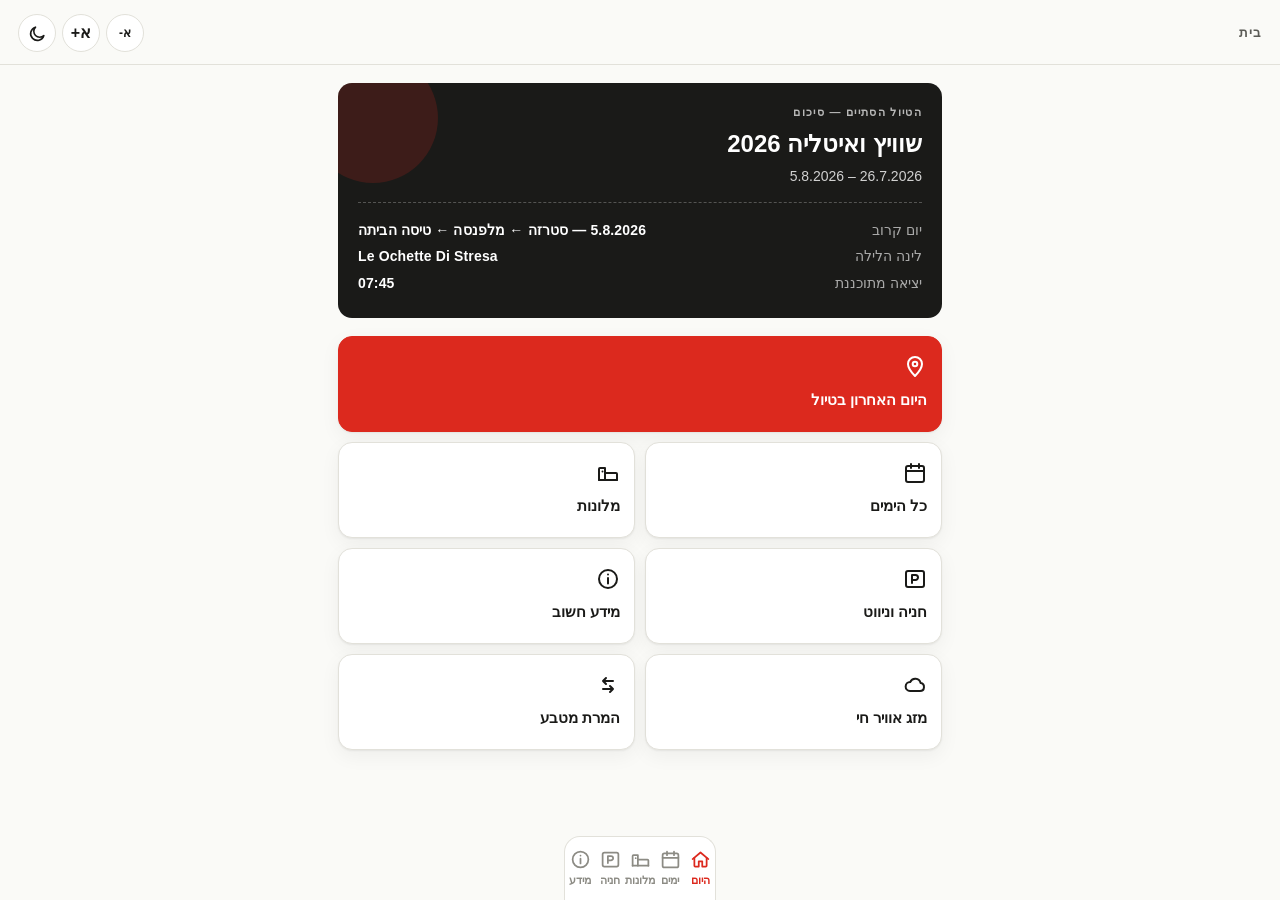
<file: index.html>
<!DOCTYPE html>
<html lang="he" dir="rtl">
<head>
<meta charset="UTF-8">
<meta name="viewport" content="width=device-width, initial-scale=1, viewport-fit=cover">
<title>שוויץ 2026</title>
<meta name="theme-color" content="#DC291E">
<link rel="manifest" href="manifest.json">
<link rel="apple-touch-icon" href="icons/icon-192.png">
<meta name="apple-mobile-web-app-capable" content="yes">
<meta name="apple-mobile-web-app-status-bar-style" content="black-translucent">
<link rel="stylesheet" href="css/style.css">
</head>
<body>

<header class="topbar">
  <span class="topbar__title">בית</span>
  <div class="topbar__actions">
    <button class="icon-btn icon-btn--text" id="fontDec" aria-label="הקטן טקסט">א-</button>
    <button class="icon-btn icon-btn--text" id="fontInc" aria-label="הגדל טקסט">א+</button>
    <button class="icon-btn" id="themeToggle" aria-label="החלף מצב תצוגה"></button>
  </div>
</header>

<main class="page" id="app">
  <div class="hero">
    <div class="hero__eyebrow" id="heroEyebrow">טוען…</div>
    <h1 class="hero__title" id="heroTitle">שוויץ ואיטליה 2026</h1>
    <div class="hero__dates" id="heroDates">26.7 – 5.8.2026</div>

    <div class="board" id="board">
      <!-- filled by JS -->
    </div>
  </div>

  <div class="grid-actions">
    <a class="action-card action-card--primary action-card--wide" id="todayLink" href="day.html">
      <span class="action-card__icon" id="iconToday"></span>
      <span class="action-card__label" id="todayLinkLabel">היום בטיול</span>
    </a>
    <a class="action-card" href="days.html">
      <span class="action-card__icon" id="iconDays"></span>
      <span class="action-card__label">כל הימים</span>
    </a>
    <a class="action-card" href="hotels.html">
      <span class="action-card__icon" id="iconHotels"></span>
      <span class="action-card__label">מלונות</span>
    </a>
    <a class="action-card" href="parking.html">
      <span class="action-card__icon" id="iconParking"></span>
      <span class="action-card__label">חניה וניווט</span>
    </a>
    <a class="action-card" href="info.html">
      <span class="action-card__icon" id="iconInfo"></span>
      <span class="action-card__label">מידע חשוב</span>
    </a>
    <a class="action-card" href="weather.html">
      <span class="action-card__icon" id="iconWeather"></span>
      <span class="action-card__label">מזג אוויר חי</span>
    </a>
    <a class="action-card" href="currency.html">
      <span class="action-card__icon" id="iconCurrency"></span>
      <span class="action-card__label">המרת מטבע</span>
    </a>
  </div>

  <div class="card" id="weatherNote" style="display:none;"></div>
</main>

<script src="js/icons.js"></script>
<script src="js/common.js"></script>
<script src="js/app.js"></script>
</body>
</html>
</file>
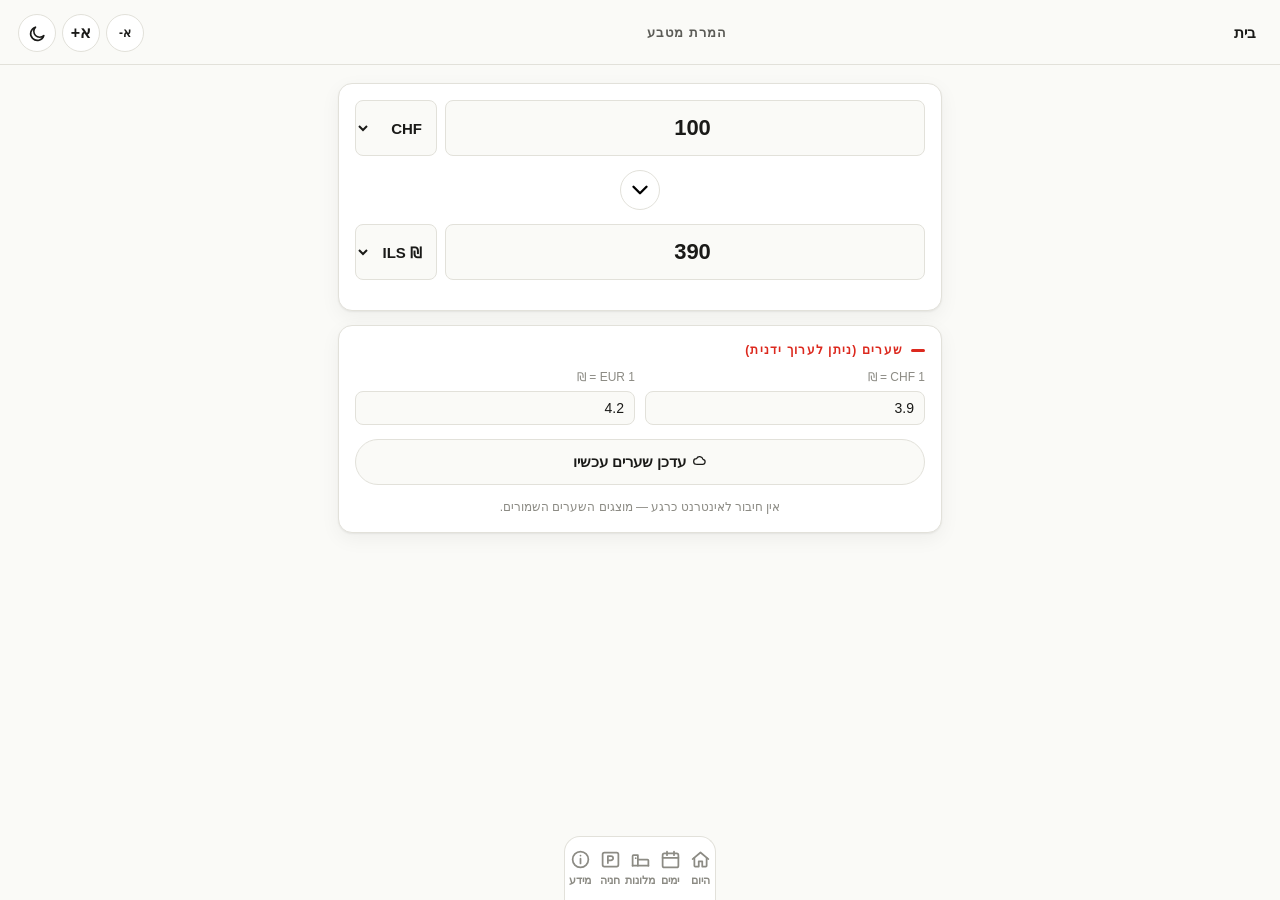
<file: currency.html>
<!DOCTYPE html>
<html lang="he" dir="rtl">
<head>
<meta charset="UTF-8">
<meta name="viewport" content="width=device-width, initial-scale=1, viewport-fit=cover">
<title>מחשבון מטבע — שוויץ 2026</title>
<meta name="theme-color" content="#DC291E">
<link rel="manifest" href="manifest.json">
<link rel="apple-touch-icon" href="icons/icon-192.png">
<link rel="stylesheet" href="css/style.css">
</head>
<body>

<header class="topbar">
  <a class="topbar__back" href="index.html" id="backIcon"></a>
  <span class="topbar__title">המרת מטבע</span>
  <div class="topbar__actions">
    <button class="icon-btn icon-btn--text" id="fontDec" aria-label="הקטן טקסט">א-</button>
    <button class="icon-btn icon-btn--text" id="fontInc" aria-label="הגדל טקסט">א+</button>
    <button class="icon-btn" id="themeToggle" aria-label="החלף מצב תצוגה"></button>
  </div>
</header>

<main class="page">
  <div class="card fx-card">
    <div class="fx-input-row">
      <input type="number" inputmode="decimal" id="fxAmount1" value="100">
      <select id="fxCcy1">
        <option value="CHF">CHF</option>
        <option value="EUR">EUR</option>
        <option value="ILS">₪ ILS</option>
      </select>
    </div>

    <button class="fx-swap" id="fxSwap" aria-label="החלף כיוון"></button>

    <div class="fx-input-row">
      <input type="number" inputmode="decimal" id="fxAmount2" value="0">
      <select id="fxCcy2">
        <option value="ILS" selected>₪ ILS</option>
        <option value="CHF">CHF</option>
        <option value="EUR">EUR</option>
      </select>
    </div>
  </div>

  <div class="card">
    <div class="eyebrow mb-0">שערים (ניתן לערוך ידנית)</div>
    <div class="fx-rate-edit">
      <div>
        <label>1 CHF = ₪</label>
        <input type="number" inputmode="decimal" id="rateCHF" step="0.01">
      </div>
      <div>
        <label>1 EUR = ₪</label>
        <input type="number" inputmode="decimal" id="rateEUR" step="0.01">
      </div>
    </div>
    <button class="btn btn--full" id="refreshRates" style="margin-top:14px;"><span id="refreshIcon"></span> עדכן שערים עכשיו</button>
    <div class="wx-updated" id="ratesUpdated"></div>
  </div>
</main>

<script src="js/icons.js"></script>
<script src="js/common.js"></script>
<script src="js/currency.js"></script>
</body>
</html>
</file>
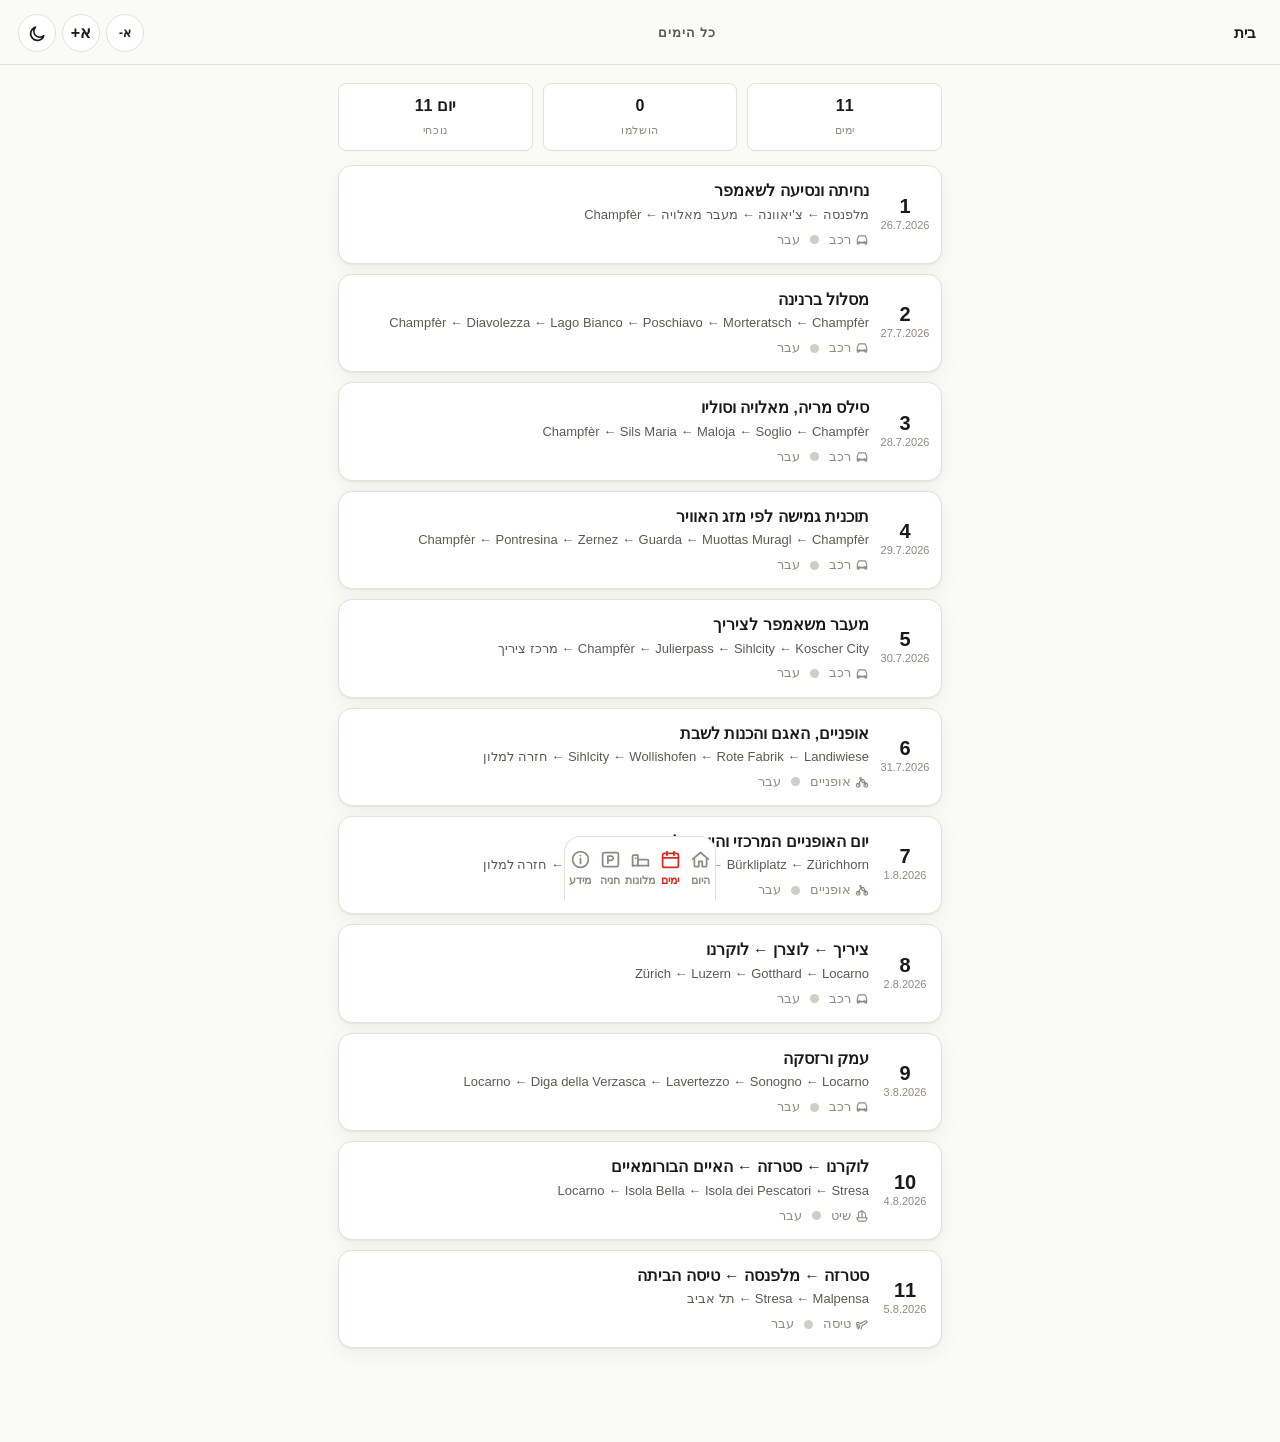
<file: days.html>
<!DOCTYPE html>
<html lang="he" dir="rtl">
<head>
<meta charset="UTF-8">
<meta name="viewport" content="width=device-width, initial-scale=1, viewport-fit=cover">
<title>כל הימים — שוויץ 2026</title>
<meta name="theme-color" content="#DC291E">
<link rel="manifest" href="manifest.json">
<link rel="apple-touch-icon" href="icons/icon-192.png">
<link rel="stylesheet" href="css/style.css">
</head>
<body>

<header class="topbar">
  <a class="topbar__back" href="index.html" id="backIcon"></a>
  <span class="topbar__title">כל הימים</span>
  <div class="topbar__actions">
    <button class="icon-btn icon-btn--text" id="fontDec" aria-label="הקטן טקסט">א-</button>
    <button class="icon-btn icon-btn--text" id="fontInc" aria-label="הגדל טקסט">א+</button>
    <button class="icon-btn" id="themeToggle" aria-label="החלף מצב תצוגה"></button>
  </div>
</header>

<main class="page">
  <div class="stat-row" id="statRow"></div>
  <ul id="daysList"></ul>
</main>

<script src="js/icons.js"></script>
<script src="js/common.js"></script>
<script src="js/days.js"></script>
</body>
</html>
</file>
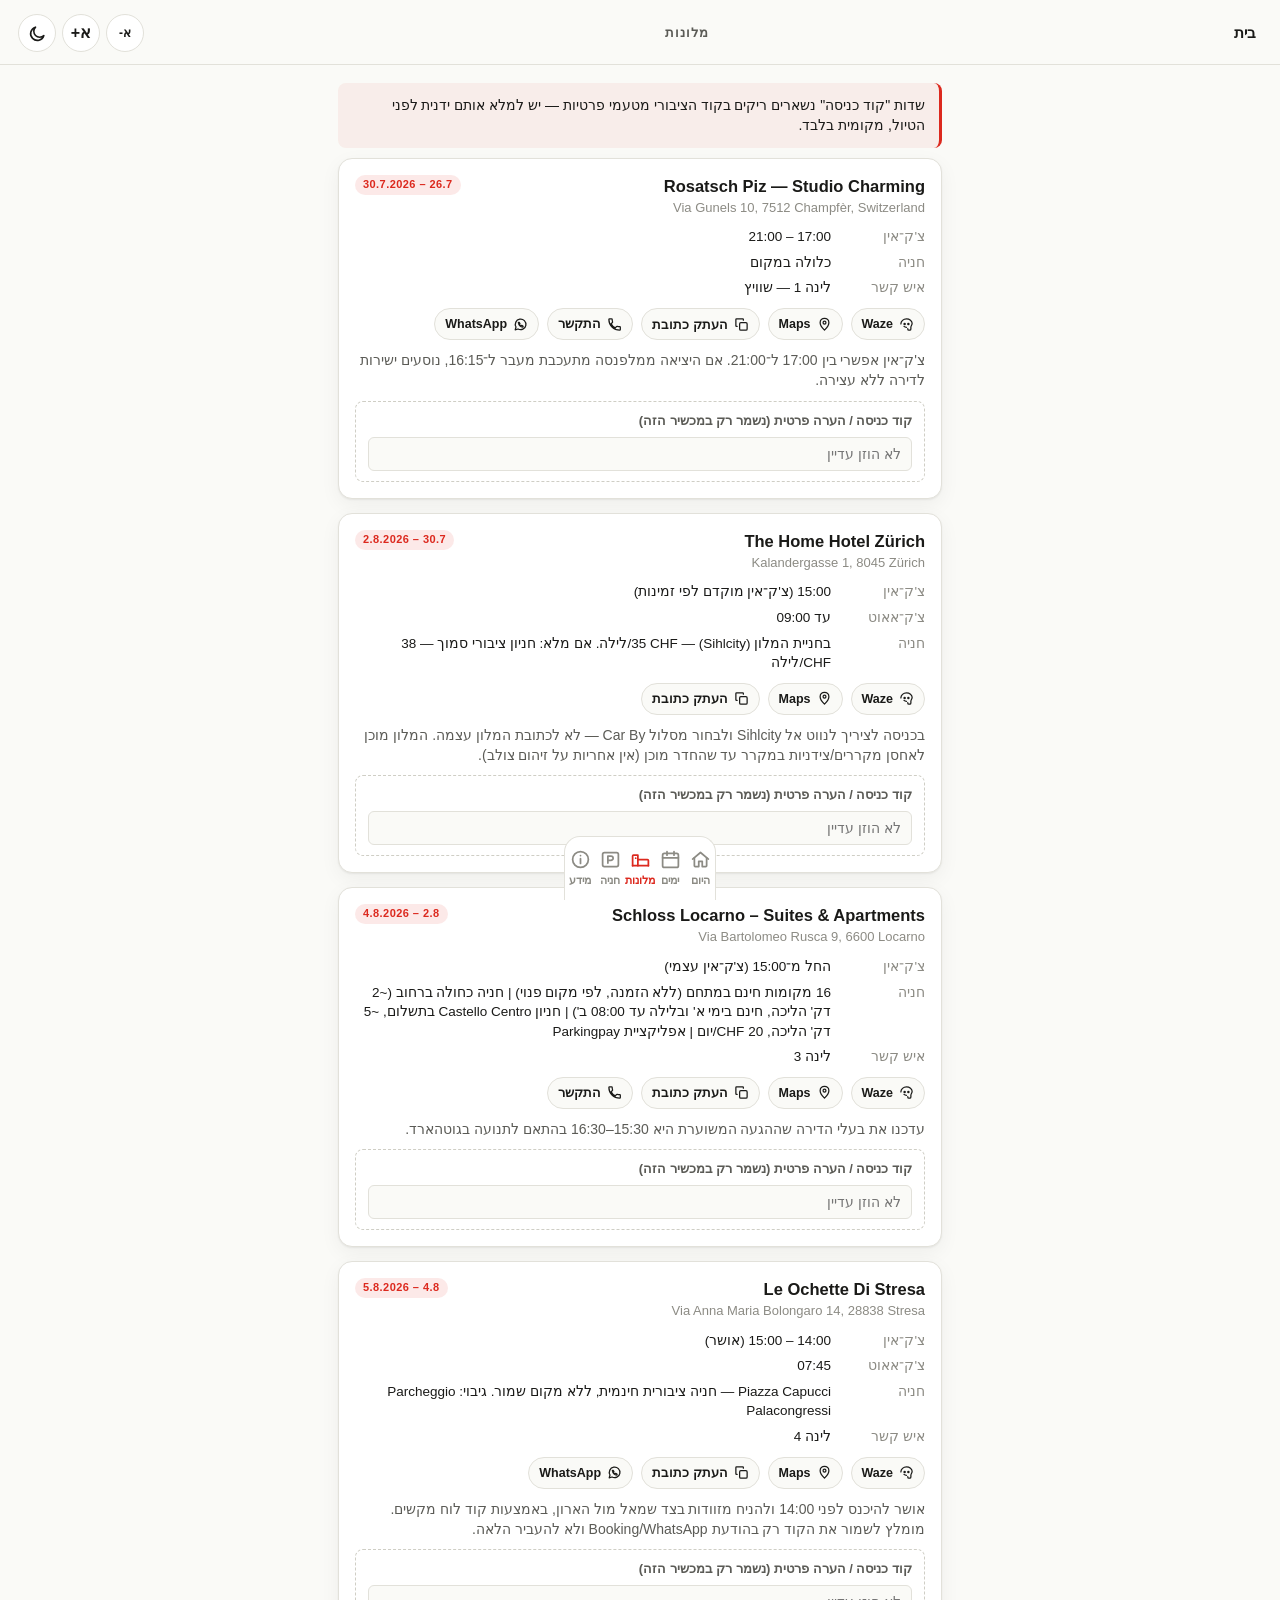
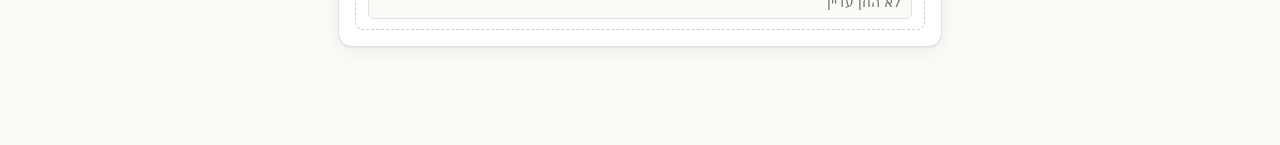
<file: hotels.html>
<!DOCTYPE html>
<html lang="he" dir="rtl">
<head>
<meta charset="UTF-8">
<meta name="viewport" content="width=device-width, initial-scale=1, viewport-fit=cover">
<title>מלונות — שוויץ 2026</title>
<meta name="theme-color" content="#DC291E">
<link rel="manifest" href="manifest.json">
<link rel="apple-touch-icon" href="icons/icon-192.png">
<link rel="stylesheet" href="css/style.css">
</head>
<body>

<header class="topbar">
  <a class="topbar__back" href="index.html" id="backIcon"></a>
  <span class="topbar__title">מלונות</span>
  <div class="topbar__actions">
    <button class="icon-btn icon-btn--text" id="fontDec" aria-label="הקטן טקסט">א-</button>
    <button class="icon-btn icon-btn--text" id="fontInc" aria-label="הגדל טקסט">א+</button>
    <button class="icon-btn" id="themeToggle" aria-label="החלף מצב תצוגה"></button>
  </div>
</header>

<main class="page">
  <div class="notice">
    שדות "קוד כניסה" נשארים ריקים בקוד הציבורי מטעמי פרטיות — יש למלא אותם ידנית לפני הטיול, מקומית בלבד.
  </div>
  <div id="hotelsList"></div>
</main>

<script src="js/icons.js"></script>
<script src="js/common.js"></script>
<script src="js/hotels.js"></script>
</body>
</html>
</file>
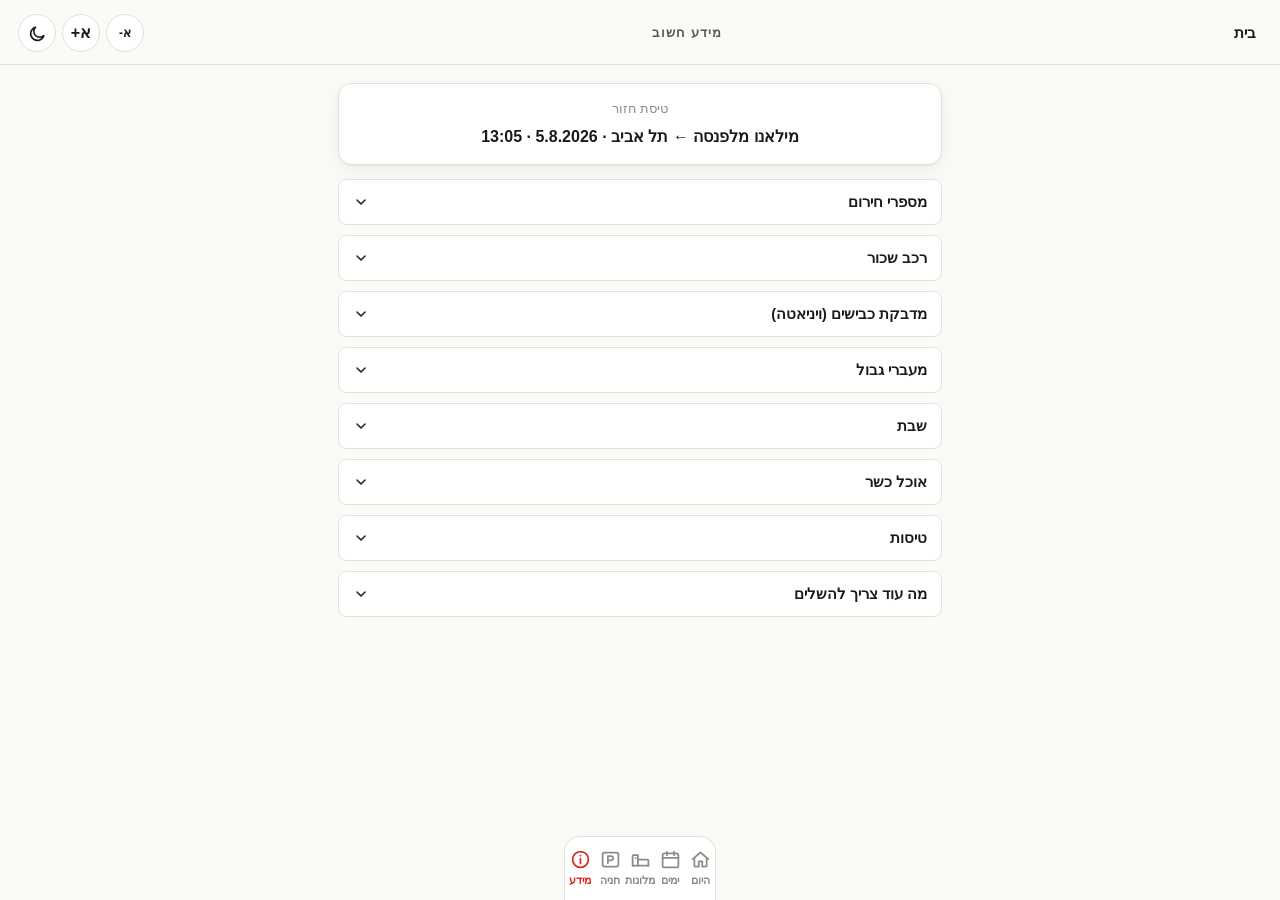
<file: info.html>
<!DOCTYPE html>
<html lang="he" dir="rtl">
<head>
<meta charset="UTF-8">
<meta name="viewport" content="width=device-width, initial-scale=1, viewport-fit=cover">
<title>מידע חשוב — שוויץ 2026</title>
<meta name="theme-color" content="#DC291E">
<link rel="manifest" href="manifest.json">
<link rel="apple-touch-icon" href="icons/icon-192.png">
<link rel="stylesheet" href="css/style.css">
</head>
<body>

<header class="topbar">
  <a class="topbar__back" href="index.html" id="backIcon"></a>
  <span class="topbar__title">מידע חשוב</span>
  <div class="topbar__actions">
    <button class="icon-btn icon-btn--text" id="fontDec" aria-label="הקטן טקסט">א-</button>
    <button class="icon-btn icon-btn--text" id="fontInc" aria-label="הגדל טקסט">א+</button>
    <button class="icon-btn" id="themeToggle" aria-label="החלף מצב תצוגה"></button>
  </div>
</header>

<main class="page">
  <div class="card" style="text-align:center;">
    <div class="faint" style="margin-bottom:6px;">טיסת חזור</div>
    <div style="font-weight:800;font-size:16px;" id="flightReturn"></div>
  </div>
  <div id="accList"></div>
</main>

<script src="js/icons.js"></script>
<script src="js/common.js"></script>
<script src="js/info.js"></script>
</body>
</html>
</file>
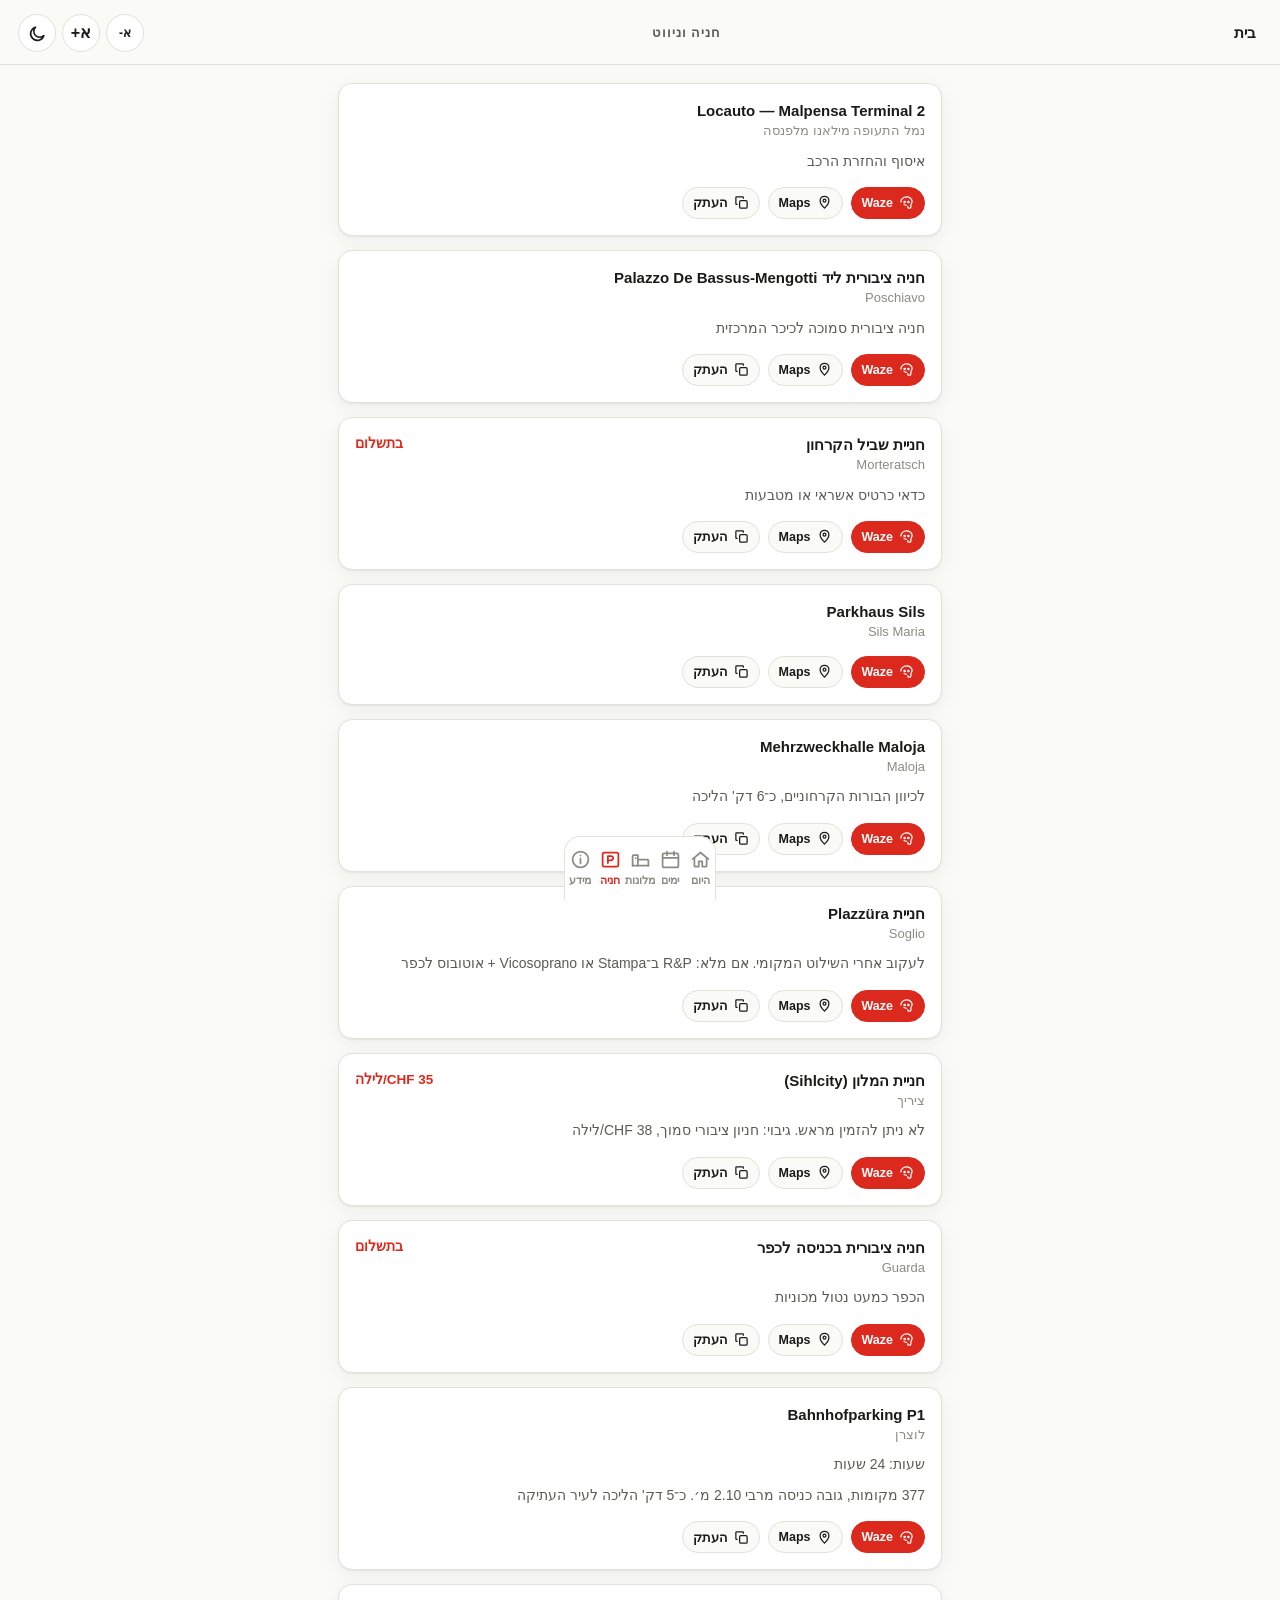
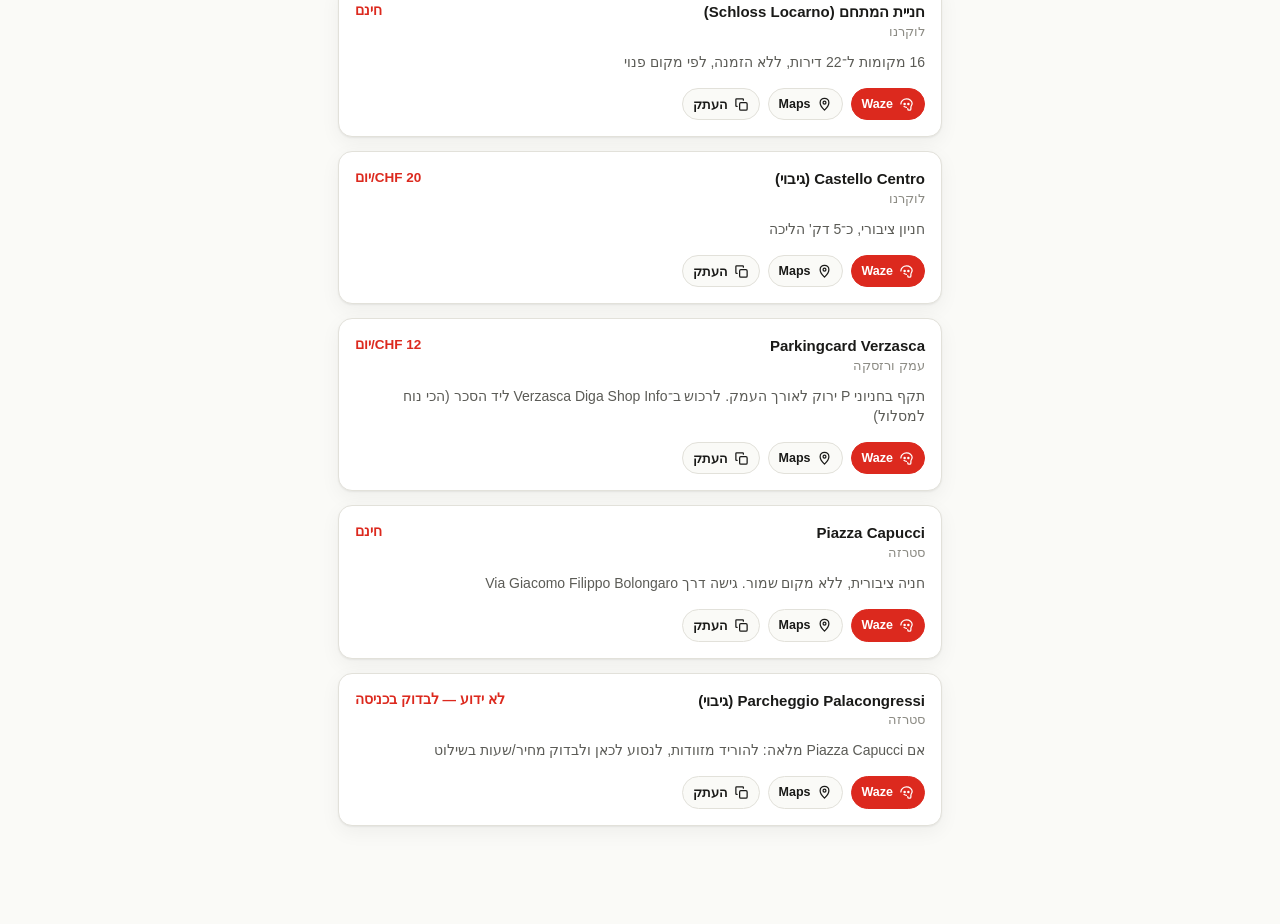
<file: parking.html>
<!DOCTYPE html>
<html lang="he" dir="rtl">
<head>
<meta charset="UTF-8">
<meta name="viewport" content="width=device-width, initial-scale=1, viewport-fit=cover">
<title>חניה — שוויץ 2026</title>
<meta name="theme-color" content="#DC291E">
<link rel="manifest" href="manifest.json">
<link rel="apple-touch-icon" href="icons/icon-192.png">
<link rel="stylesheet" href="css/style.css">
</head>
<body>

<header class="topbar">
  <a class="topbar__back" href="index.html" id="backIcon"></a>
  <span class="topbar__title">חניה וניווט</span>
  <div class="topbar__actions">
    <button class="icon-btn icon-btn--text" id="fontDec" aria-label="הקטן טקסט">א-</button>
    <button class="icon-btn icon-btn--text" id="fontInc" aria-label="הגדל טקסט">א+</button>
    <button class="icon-btn" id="themeToggle" aria-label="החלף מצב תצוגה"></button>
  </div>
</header>

<main class="page">
  <div id="parkingList"></div>
</main>

<script src="js/icons.js"></script>
<script src="js/common.js"></script>
<script src="js/parking.js"></script>
</body>
</html>
</file>
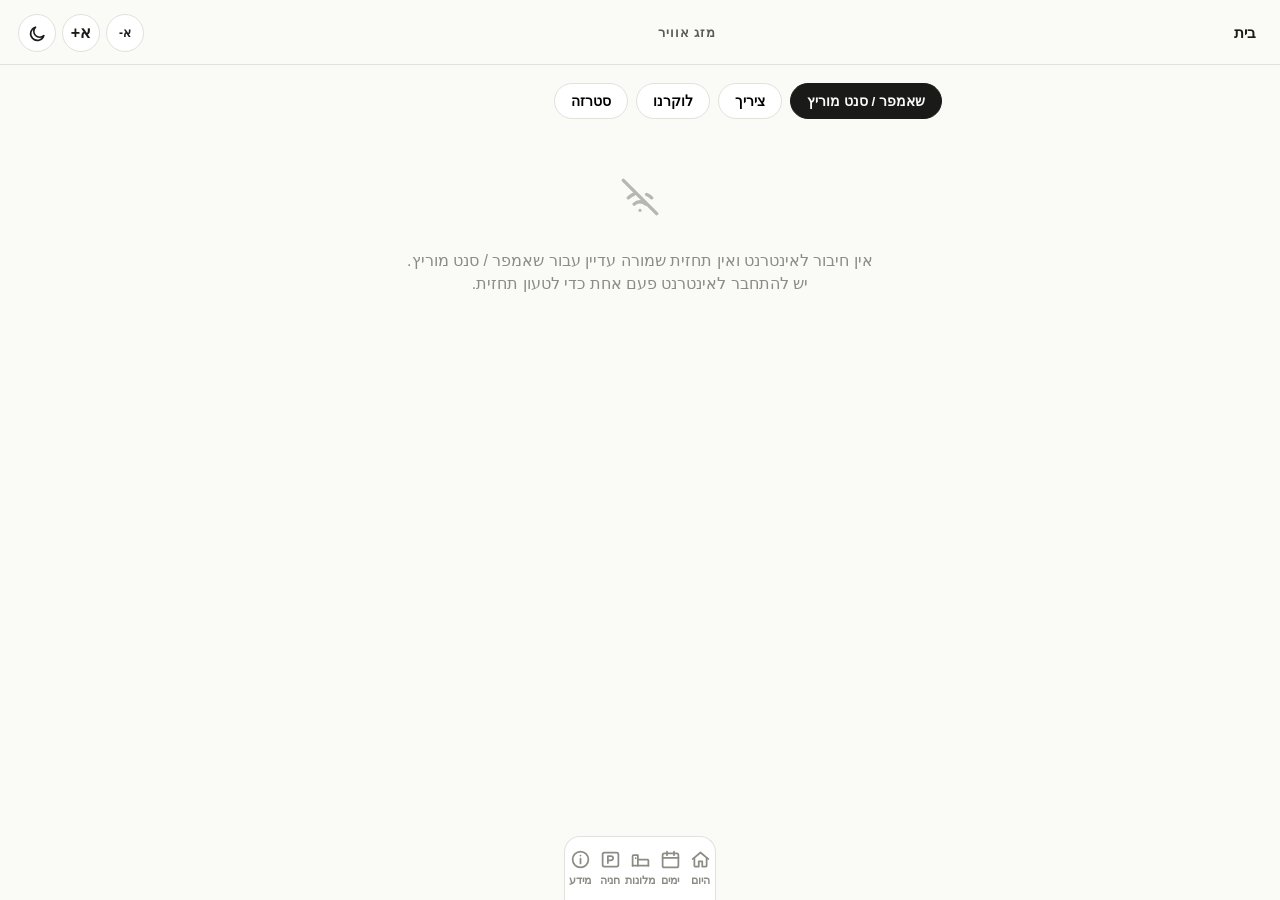
<file: weather.html>
<!DOCTYPE html>
<html lang="he" dir="rtl">
<head>
<meta charset="UTF-8">
<meta name="viewport" content="width=device-width, initial-scale=1, viewport-fit=cover">
<title>מזג אוויר — שוויץ 2026</title>
<meta name="theme-color" content="#DC291E">
<link rel="manifest" href="manifest.json">
<link rel="apple-touch-icon" href="icons/icon-192.png">
<link rel="stylesheet" href="css/style.css">
</head>
<body>

<header class="topbar">
  <a class="topbar__back" href="index.html" id="backIcon"></a>
  <span class="topbar__title">מזג אוויר</span>
  <div class="topbar__actions">
    <button class="icon-btn icon-btn--text" id="fontDec" aria-label="הקטן טקסט">א-</button>
    <button class="icon-btn icon-btn--text" id="fontInc" aria-label="הגדל טקסט">א+</button>
    <button class="icon-btn" id="themeToggle" aria-label="החלף מצב תצוגה"></button>
  </div>
</header>

<main class="page">
  <div class="wx-tabs" id="wxTabs"></div>
  <div id="wxContent">
    <div class="empty"><p>טוען תחזית…</p></div>
  </div>
</main>

<script src="js/icons.js"></script>
<script src="js/common.js"></script>
<script src="js/weather.js"></script>
</body>
</html>
</file>
<file: css/style.css>
/* ==========================================================================
   שוויץ 2026 — Design System
   השראה: לוחות זמנים ותחנות רכבת שווייצריות (SBB) — אדום, לבן/שחור, גריד מדויק
   ========================================================================== */

:root{
  --bg:        #FAFAF7;
  --bg-elev:   #FFFFFF;
  --ink:       #1A1A18;
  --ink-soft:  #5B5B56;
  --ink-faint: #8C8B84;
  --red:       #DC291E;
  --red-dark:  #A81F17;
  --line:      #E2E1DA;
  --track:     #CFCEC5;
  --shadow:    0 1px 2px rgba(20,20,15,.06), 0 6px 20px rgba(20,20,15,.05);
  --radius:    14px;
  --radius-sm: 8px;
  --nav-h:     64px;
  --safe-b:    env(safe-area-inset-bottom, 0px);
  --safe-t:    env(safe-area-inset-top, 0px);
  --fs-scale:  1;
}

[data-theme="dark"]{
  --bg:        #111110;
  --bg-elev:   #1B1B19;
  --ink:       #F3F2EC;
  --ink-soft:  #ACABA2;
  --ink-faint: #77766F;
  --red:       #FF4438;
  --red-dark:  #C9291D;
  --line:      #2E2D29;
  --track:     #3A3934;
  --shadow:    0 1px 2px rgba(0,0,0,.4), 0 6px 20px rgba(0,0,0,.35);
}

*, *::before, *::after{ box-sizing: border-box; }

html{
  -webkit-text-size-adjust: 100%;
}

body{
  margin: 0;
  background: var(--bg);
  color: var(--ink);
  font-family: -apple-system, BlinkMacSystemFont, "Segoe UI", Roboto, "Helvetica Neue", Arial, sans-serif;
  font-size: calc(var(--fs-scale) * 16px);
  line-height: 1.45;
  direction: rtl;
  -webkit-font-smoothing: antialiased;
  padding-bottom: calc(var(--nav-h) + var(--safe-b) + 12px);
  min-height: 100vh;
}

a{ color: inherit; text-decoration: none; }
button{ font-family: inherit; }
ul{ margin: 0; padding: 0; list-style: none; }
img{ max-width: 100%; display: block; }

::selection{ background: var(--red); color: #fff; }

/* Focus visibility */
a:focus-visible, button:focus-visible, [tabindex]:focus-visible{
  outline: 2px solid var(--red);
  outline-offset: 2px;
}

@media (prefers-reduced-motion: reduce){
  *{ animation-duration: .001ms !important; transition-duration: .001ms !important; }
}

/* ---------- Top bar ---------- */
.topbar{
  position: sticky;
  top: 0;
  z-index: 20;
  background: var(--bg);
  padding: calc(14px + var(--safe-t)) 18px 12px;
  border-bottom: 1px solid var(--line);
  display: flex;
  align-items: center;
  justify-content: space-between;
  gap: 10px;
}

.topbar__title{
  font-size: calc(var(--fs-scale) * 13px);
  font-weight: 700;
  letter-spacing: .08em;
  text-transform: uppercase;
  color: var(--ink-soft);
}

.topbar__back{
  display: flex;
  align-items: center;
  gap: 6px;
  font-weight: 600;
  font-size: calc(var(--fs-scale) * 15px);
  color: var(--ink);
  padding: 6px 4px;
  margin-inline-start: -4px;
}

.icon-btn{
  width: 38px; height: 38px;
  display: flex; align-items: center; justify-content: center;
  border-radius: 50%;
  border: 1px solid var(--line);
  background: var(--bg-elev);
  color: var(--ink);
  flex: none;
}
.icon-btn svg{ width: 19px; height: 19px; }

.topbar__actions{ display: flex; align-items: center; gap: 6px; }
.icon-btn--text{
  font-family: inherit;
  font-weight: 800;
  line-height: 1;
}
#fontDec{ font-size: calc(var(--fs-scale) * 12px); }
#fontInc{ font-size: calc(var(--fs-scale) * 16px); }
.icon-btn--text[disabled]{ opacity: .35; }

/* ---------- Eyebrow / section labels (timetable style) ---------- */
.eyebrow{
  display: flex;
  align-items: center;
  gap: 8px;
  font-size: calc(var(--fs-scale) * 12px);
  font-weight: 800;
  letter-spacing: .1em;
  text-transform: uppercase;
  color: var(--red);
  margin: 0 0 10px;
}
.eyebrow::before{
  content: "";
  width: 14px; height: 3px;
  background: var(--red);
  border-radius: 2px;
  flex: none;
}

.page{
  max-width: 640px;
  margin: 0 auto;
  padding: 18px 18px 8px;
}

h1.display{
  font-size: calc(var(--fs-scale) * 26px);
  font-weight: 800;
  letter-spacing: -.01em;
  margin: 4px 0 2px;
}
h2.display{
  font-size: calc(var(--fs-scale) * 20px);
  font-weight: 800;
  margin: 0 0 10px;
}

.subtle{ color: var(--ink-soft); font-size: calc(var(--fs-scale) * 14px); }
.faint{ color: var(--ink-faint); font-size: calc(var(--fs-scale) * 13px); }

/* ---------- Home hero ---------- */
.hero{
  background: var(--ink);
  color: #fff;
  border-radius: var(--radius);
  padding: 22px 20px;
  margin-bottom: 18px;
  position: relative;
  overflow: hidden;
}
[data-theme="dark"] .hero{ background: var(--bg-elev); border: 1px solid var(--line); }

.hero::after{
  content: "";
  position: absolute;
  inset-inline-end: -30px;
  top: -30px;
  width: 130px; height: 130px;
  border-radius: 50%;
  background: var(--red);
  opacity: .18;
}

.hero__eyebrow{
  font-size: calc(var(--fs-scale) * 11px);
  font-weight: 800;
  letter-spacing: .12em;
  text-transform: uppercase;
  color: #ffffffb0;
  margin-bottom: 6px;
}
[data-theme="dark"] .hero__eyebrow{ color: var(--ink-soft); }

.hero__title{
  font-size: calc(var(--fs-scale) * 24px);
  font-weight: 800;
  margin: 0 0 4px;
  position: relative;
}
.hero__dates{
  font-size: calc(var(--fs-scale) * 14px);
  color: #ffffffcc;
  font-variant-numeric: tabular-nums;
  position: relative;
}
[data-theme="dark"] .hero__dates{ color: var(--ink-soft); }

/* Departure-board style status line */
.board{
  margin-top: 16px;
  border-top: 1px dashed rgba(255,255,255,.25);
  padding-top: 14px;
  position: relative;
}
[data-theme="dark"] .board{ border-color: var(--line); }

.board__row{
  display: flex;
  justify-content: space-between;
  align-items: baseline;
  font-variant-numeric: tabular-nums;
  padding: 3px 0;
  font-size: calc(var(--fs-scale) * 14px);
}
.board__label{ color: #ffffffa0; }
[data-theme="dark"] .board__label{ color: var(--ink-faint); }
.board__value{ font-weight: 700; letter-spacing: .01em; }

/* ---------- Big action grid (home) ---------- */
.grid-actions{
  display: grid;
  grid-template-columns: 1fr 1fr;
  gap: 10px;
}
.action-card{
  background: var(--bg-elev);
  border: 1px solid var(--line);
  border-radius: var(--radius);
  padding: 18px 14px;
  display: flex;
  flex-direction: column;
  gap: 10px;
  min-height: 96px;
  box-shadow: var(--shadow);
}
.action-card--wide{ grid-column: 1 / -1; }
.action-card--primary{
  background: var(--red);
  border-color: var(--red);
  color: #fff;
}
.action-card__icon{ width: 24px; height: 24px; }
.action-card__label{ font-weight: 700; font-size: calc(var(--fs-scale) * 15px); }

/* ---------- Day cards (list) ---------- */
.day-card{
  display: flex;
  gap: 14px;
  align-items: stretch;
  background: var(--bg-elev);
  border: 1px solid var(--line);
  border-radius: var(--radius);
  padding: 14px;
  margin-bottom: 10px;
  box-shadow: var(--shadow);
  position: relative;
}
.day-card__num{
  flex: none;
  width: 44px;
  display: flex;
  flex-direction: column;
  align-items: center;
  justify-content: center;
  font-variant-numeric: tabular-nums;
}
.day-card__num b{ font-size: calc(var(--fs-scale) * 20px); font-weight: 800; line-height: 1; }
.day-card__num span{ font-size: calc(var(--fs-scale) * 11px); color: var(--ink-faint); margin-top: 2px; }

.day-card__body{ flex: 1; min-width: 0; }
.day-card__title{ font-weight: 700; font-size: calc(var(--fs-scale) * 15.5px); margin-bottom: 3px; }
.day-card__route{ color: var(--ink-soft); font-size: calc(var(--fs-scale) * 13px); margin-bottom: 6px;
  overflow: hidden; text-overflow: ellipsis; white-space: nowrap; }
.day-card__meta{ display: flex; align-items: center; gap: 10px; font-size: calc(var(--fs-scale) * 12.5px); color: var(--ink-faint); }
.day-card__meta .mode{ display: inline-flex; align-items: center; gap: 4px; }
.day-card__meta svg{ width: 14px; height: 14px; }

.status-dot{
  width: 9px; height: 9px; border-radius: 50%;
  background: var(--track);
  flex: none;
}
.status-dot--today{ background: var(--red); box-shadow: 0 0 0 3px rgba(220,41,30,.18); }
.status-dot--done{ background: var(--ink-faint); }

.day-card--today{ border-color: var(--red); }
.day-card--today::before{
  content: "";
  position: absolute;
  inset-inline-start: 0; top: 12px; bottom: 12px;
  width: 3px; border-radius: 3px;
  background: var(--red);
}

.badge{
  display: inline-flex; align-items: center;
  font-size: calc(var(--fs-scale) * 11px); font-weight: 800; letter-spacing: .04em;
  padding: 2px 8px; border-radius: 100px;
  background: rgba(220,41,30,.1); color: var(--red);
  text-transform: uppercase;
}

/* ---------- Route line (signature element, like a train-line diagram) ---------- */
.routeline{ position: relative; padding-inline-start: 26px; margin: 4px 0 20px; }
.routeline::before{
  content: "";
  position: absolute;
  inset-inline-start: 9px;
  top: 6px; bottom: 6px;
  width: 2px;
  background: var(--track);
}
.routeline__item{ position: relative; padding-bottom: 20px; }
.routeline__item:last-child{ padding-bottom: 0; }
.routeline__dot{
  position: absolute;
  inset-inline-start: -26px;
  top: 3px;
  width: 20px; height: 20px;
  border-radius: 50%;
  background: var(--bg-elev);
  border: 2px solid var(--track);
  display: flex; align-items: center; justify-content: center;
}
.routeline__dot svg{ width: 11px; height: 11px; }
.routeline__item.is-done .routeline__dot{ background: var(--ink); border-color: var(--ink); }
.routeline__item.is-done .routeline__dot svg{ stroke: var(--bg); }
.routeline__time{
  font-variant-numeric: tabular-nums;
  font-weight: 800;
  font-size: calc(var(--fs-scale) * 13px);
  color: var(--red);
  letter-spacing: -.01em;
}
.routeline__text{ font-size: calc(var(--fs-scale) * 14.5px); margin-top: 2px; }

/* ---------- Cards / sections ---------- */
.card{
  background: var(--bg-elev);
  border: 1px solid var(--line);
  border-radius: var(--radius);
  padding: 16px;
  margin-bottom: 14px;
  box-shadow: var(--shadow);
}
.card + .card{ margin-top: 14px; }

.stat-row{ display: flex; gap: 10px; margin-bottom: 14px; }
.stat{
  flex: 1;
  background: var(--bg-elev);
  border: 1px solid var(--line);
  border-radius: var(--radius-sm);
  padding: 10px 12px;
  text-align: center;
}
.stat b{ display: block; font-size: calc(var(--fs-scale) * 16px); font-variant-numeric: tabular-nums; }
.stat span{ font-size: calc(var(--fs-scale) * 11px); color: var(--ink-faint); text-transform: uppercase; letter-spacing: .05em; }

.notice{
  border-inline-start: 3px solid var(--red);
  background: rgba(220,41,30,.06);
  border-radius: var(--radius-sm);
  padding: 12px 14px;
  font-size: calc(var(--fs-scale) * 14px);
  margin-bottom: 10px;
}
.notice ul{ margin: 0; padding-inline-start: 18px; list-style: disc; }
.notice li{ margin-bottom: 6px; }
.notice li:last-child{ margin-bottom: 0; }

/* ---------- Stops / waze buttons ---------- */
.stop{
  border: 1px solid var(--line);
  border-radius: var(--radius-sm);
  padding: 12px 14px;
  margin-bottom: 10px;
  background: var(--bg-elev);
}
.stop__name{ font-weight: 700; font-size: calc(var(--fs-scale) * 14.5px); margin-bottom: 2px; }
.stop__addr{ font-size: calc(var(--fs-scale) * 13px); color: var(--ink-soft); margin-bottom: 10px; direction: ltr; text-align: right; }
.stop__actions{ display: flex; flex-wrap: wrap; gap: 8px; }

.btn{
  display: inline-flex;
  align-items: center;
  gap: 6px;
  font-size: calc(var(--fs-scale) * 13.5px);
  font-weight: 700;
  padding: 9px 14px;
  border-radius: 100px;
  border: 1px solid var(--line);
  background: var(--bg);
  color: var(--ink);
}
.btn svg{ width: 15px; height: 15px; }
.btn--primary{ background: var(--red); border-color: var(--red); color: #fff; }
.btn--ghost{ background: transparent; }
.btn--sm{ padding: 6px 10px; font-size: calc(var(--fs-scale) * 12.5px); }
.btn--full{ width: 100%; justify-content: center; padding: 13px; font-size: calc(var(--fs-scale) * 14.5px); }
.btn[disabled]{ opacity: .45; }

.btn--done{ background: var(--ink); border-color: var(--ink); color: var(--bg); }

/* ---------- Weather ---------- */
.weather-box{
  display: flex;
  gap: 12px;
  align-items: flex-start;
  background: var(--bg-elev);
  border: 1px solid var(--line);
  border-radius: var(--radius-sm);
  padding: 12px 14px;
  margin-bottom: 14px;
}
.weather-box svg{ width: 26px; height: 26px; flex: none; color: var(--red); }
.weather-box p{ margin: 0; font-size: calc(var(--fs-scale) * 13.5px); color: var(--ink-soft); }

/* ---------- Weather plan tabs (day 29.7) ---------- */
.plan-tabs{ display: flex; gap: 8px; margin-bottom: 14px; overflow-x: auto; padding-bottom: 2px; }
.plan-tab{
  flex: none;
  padding: 9px 14px;
  border-radius: 100px;
  border: 1px solid var(--line);
  font-size: calc(var(--fs-scale) * 13px);
  font-weight: 700;
  background: var(--bg-elev);
  white-space: nowrap;
}
.plan-tab.is-active{ background: var(--ink); color: var(--bg); border-color: var(--ink); }
.plan-panel{ display: none; }
.plan-panel.is-active{ display: block; }

/* ---------- Hotel card ---------- */
.hotel-card{
  background: var(--bg-elev);
  border: 1px solid var(--line);
  border-radius: var(--radius);
  padding: 16px;
  margin-bottom: 14px;
  box-shadow: var(--shadow);
}
.hotel-card__top{ display: flex; justify-content: space-between; align-items: flex-start; gap: 10px; margin-bottom: 8px; }
.hotel-card__name{ font-weight: 800; font-size: calc(var(--fs-scale) * 16.5px); }
.hotel-card__dates{ font-size: calc(var(--fs-scale) * 12.5px); color: var(--ink-faint); font-variant-numeric: tabular-nums; }
.kv{ display: grid; grid-template-columns: 84px 1fr; gap: 6px 10px; font-size: calc(var(--fs-scale) * 13.5px); margin: 10px 0; }
.kv dt{ color: var(--ink-faint); }
.kv dd{ margin: 0; }
.access-field{
  border: 1px dashed var(--track);
  border-radius: var(--radius-sm);
  padding: 10px 12px;
  font-size: calc(var(--fs-scale) * 13px);
  color: var(--ink-faint);
  margin-top: 8px;
}

/* ---------- Parking list ---------- */
.parking-card{ display: flex; flex-direction: column; gap: 6px; }
.parking-card__top{ display: flex; justify-content: space-between; gap: 10px; }
.parking-card__name{ font-weight: 700; font-size: calc(var(--fs-scale) * 15px); }
.parking-card__price{ font-weight: 800; color: var(--red); font-size: calc(var(--fs-scale) * 13.5px); white-space: nowrap; }

/* ---------- Info accordion ---------- */
.acc{ border: 1px solid var(--line); border-radius: var(--radius-sm); margin-bottom: 10px; overflow: hidden; background: var(--bg-elev); }
.acc__head{
  width: 100%;
  display: flex; align-items: center; justify-content: space-between;
  padding: 14px; font-weight: 700; font-size: calc(var(--fs-scale) * 14.5px);
  background: transparent; border: none; color: var(--ink); text-align: start;
}
.acc__head svg{ width: 16px; height: 16px; transition: transform .18s ease; flex: none; }
.acc.is-open .acc__head svg{ transform: rotate(180deg); }
.acc__body{ display: none; padding: 0 14px 14px; font-size: calc(var(--fs-scale) * 14px); color: var(--ink-soft); }
.acc.is-open .acc__body{ display: block; }
.acc__body ul{ list-style: disc; padding-inline-start: 18px; }
.acc__body li{ margin-bottom: 6px; }

/* ---------- Bottom nav ---------- */
.bottomnav{
  position: fixed;
  inset-inline: 0;
  bottom: 0;
  z-index: 30;
  background: var(--bg-elev);
  border-top: 1px solid var(--line);
  display: grid;
  grid-template-columns: repeat(5, 1fr);
  padding-bottom: var(--safe-b);
  height: calc(var(--nav-h) + var(--safe-b));
}
.bottomnav a{
  display: flex; flex-direction: column; align-items: center; justify-content: center;
  gap: 3px; font-size: calc(var(--fs-scale) * 10.5px); font-weight: 700; color: var(--ink-faint);
}
.bottomnav a svg{ width: 21px; height: 21px; }
.bottomnav a.is-active{ color: var(--red); }

/* ---------- Empty / offline states ---------- */
.empty{
  text-align: center;
  padding: 40px 20px;
  color: var(--ink-faint);
}
.empty svg{ width: 40px; height: 40px; margin-bottom: 10px; opacity: .6; }

.offline-pill{
  position: fixed;
  top: calc(10px + var(--safe-t));
  inset-inline: 0;
  margin: 0 auto;
  width: fit-content;
  background: var(--ink);
  color: var(--bg);
  font-size: calc(var(--fs-scale) * 12px);
  font-weight: 700;
  padding: 6px 14px;
  border-radius: 100px;
  z-index: 50;
  display: none;
}
.offline-pill.is-visible{ display: block; }

/* ---------- Utility ---------- */
.flex-between{ display: flex; justify-content: space-between; align-items: center; }
.mb-0{ margin-bottom: 0 !important; }
.mt-0{ margin-top: 0 !important; }
.gap-8{ display: flex; gap: 8px; flex-wrap: wrap; }

/* ---------- Site highlights (photos + descriptions) ---------- */
.highlight-card{
  background: var(--bg-elev);
  border: 1px solid var(--line);
  border-radius: var(--radius);
  overflow: hidden;
  margin-bottom: 14px;
  box-shadow: var(--shadow);
}
.highlight-card img{
  width: 100%;
  height: 190px;
  object-fit: cover;
  background: var(--line);
  display: block;
}
.highlight-card.img-failed img{ display: none; }
.highlight-card__body{ padding: 14px; }
.highlight-card__name{ font-weight: 800; font-size: calc(var(--fs-scale) * 15.5px); margin-bottom: 6px; }
.highlight-card__desc{ font-size: calc(var(--fs-scale) * 14px); color: var(--ink-soft); margin: 0 0 8px; line-height: 1.55; }
.highlight-card__credit{ font-size: calc(var(--fs-scale) * 11px); color: var(--ink-faint); text-decoration: underline; }

/* ---------- Weather page ---------- */
.wx-tabs{ display: flex; gap: 8px; margin-bottom: 16px; overflow-x: auto; padding-bottom: 2px; }
.wx-tab{
  flex: none;
  padding: 9px 16px;
  border-radius: 100px;
  border: 1px solid var(--line);
  font-size: calc(var(--fs-scale) * 13.5px);
  font-weight: 700;
  background: var(--bg-elev);
  white-space: nowrap;
}
.wx-tab.is-active{ background: var(--ink); color: var(--bg); border-color: var(--ink); }
.wx-now{
  background: var(--ink);
  color: #fff;
  border-radius: var(--radius);
  padding: 22px 20px;
  margin-bottom: 16px;
  text-align: center;
}
[data-theme="dark"] .wx-now{ background: var(--bg-elev); border: 1px solid var(--line); }
.wx-now__temp{ font-size: calc(var(--fs-scale) * 46px); font-weight: 800; line-height: 1; margin: 6px 0; }
.wx-now__desc{ font-size: calc(var(--fs-scale) * 14px); color: #ffffffcc; }
[data-theme="dark"] .wx-now__desc{ color: var(--ink-soft); }
.wx-now__meta{ font-size: calc(var(--fs-scale) * 12px); color: #ffffffa0; margin-top: 10px; }
[data-theme="dark"] .wx-now__meta{ color: var(--ink-faint); }
.wx-days{ display: flex; flex-direction: column; gap: 2px; }
.wx-day{
  display: grid;
  grid-template-columns: 70px 1fr auto auto;
  align-items: center;
  gap: 10px;
  padding: 12px 4px;
  border-bottom: 1px solid var(--line);
  font-size: calc(var(--fs-scale) * 14px);
}
.wx-day:last-child{ border-bottom: none; }
.wx-day__date{ font-weight: 700; }
.wx-day__icon{ width: 26px; height: 26px; color: var(--red); }
.wx-day__rain{ font-size: calc(var(--fs-scale) * 12px); color: var(--ink-faint); min-width: 42px; text-align: center; }
.wx-day__temps{ font-variant-numeric: tabular-nums; font-weight: 700; white-space: nowrap; }
.wx-day__temps span{ color: var(--ink-faint); font-weight: 400; margin-inline-start: 4px; }
.wx-updated{ text-align: center; font-size: calc(var(--fs-scale) * 12px); color: var(--ink-faint); margin-top: 14px; }

/* ---------- Currency page ---------- */
.fx-card{ text-align: center; }
.fx-input-row{ display: flex; gap: 8px; margin-bottom: 14px; }
.fx-input-row input{
  flex: 1; min-width: 0;
  border: 1px solid var(--line);
  border-radius: var(--radius-sm);
  padding: 14px;
  font-size: calc(var(--fs-scale) * 22px);
  font-weight: 700;
  text-align: center;
  background: var(--bg);
  color: var(--ink);
  font-variant-numeric: tabular-nums;
}
.fx-input-row select{
  border: 1px solid var(--line);
  border-radius: var(--radius-sm);
  padding: 14px 10px;
  font-size: calc(var(--fs-scale) * 15px);
  font-weight: 700;
  background: var(--bg);
  color: var(--ink);
}
.fx-swap{
  display: flex; align-items: center; justify-content: center;
  margin: 4px auto 14px; width: 40px; height: 40px;
  border-radius: 50%; border: 1px solid var(--line); background: var(--bg-elev);
}
.fx-result{ font-size: calc(var(--fs-scale) * 34px); font-weight: 800; margin: 6px 0; font-variant-numeric: tabular-nums; }
.fx-rate-edit{ display: grid; grid-template-columns: 1fr 1fr; gap: 10px; margin-top: 10px; }
.fx-rate-edit label{ font-size: calc(var(--fs-scale) * 12px); color: var(--ink-faint); display: block; margin-bottom: 4px; }
.fx-rate-edit input{
  width: 100%; border: 1px solid var(--line); border-radius: var(--radius-sm);
  padding: 8px 10px; font-size: calc(var(--fs-scale) * 14px); background: var(--bg); color: var(--ink);
  font-variant-numeric: tabular-nums;
}

@media (min-width: 640px){
  .bottomnav{ max-width: 640px; inset-inline: auto; left: 50%; transform: translateX(-50%); border-inline: 1px solid var(--line); border-radius: 16px 16px 0 0; }
}
</file>
